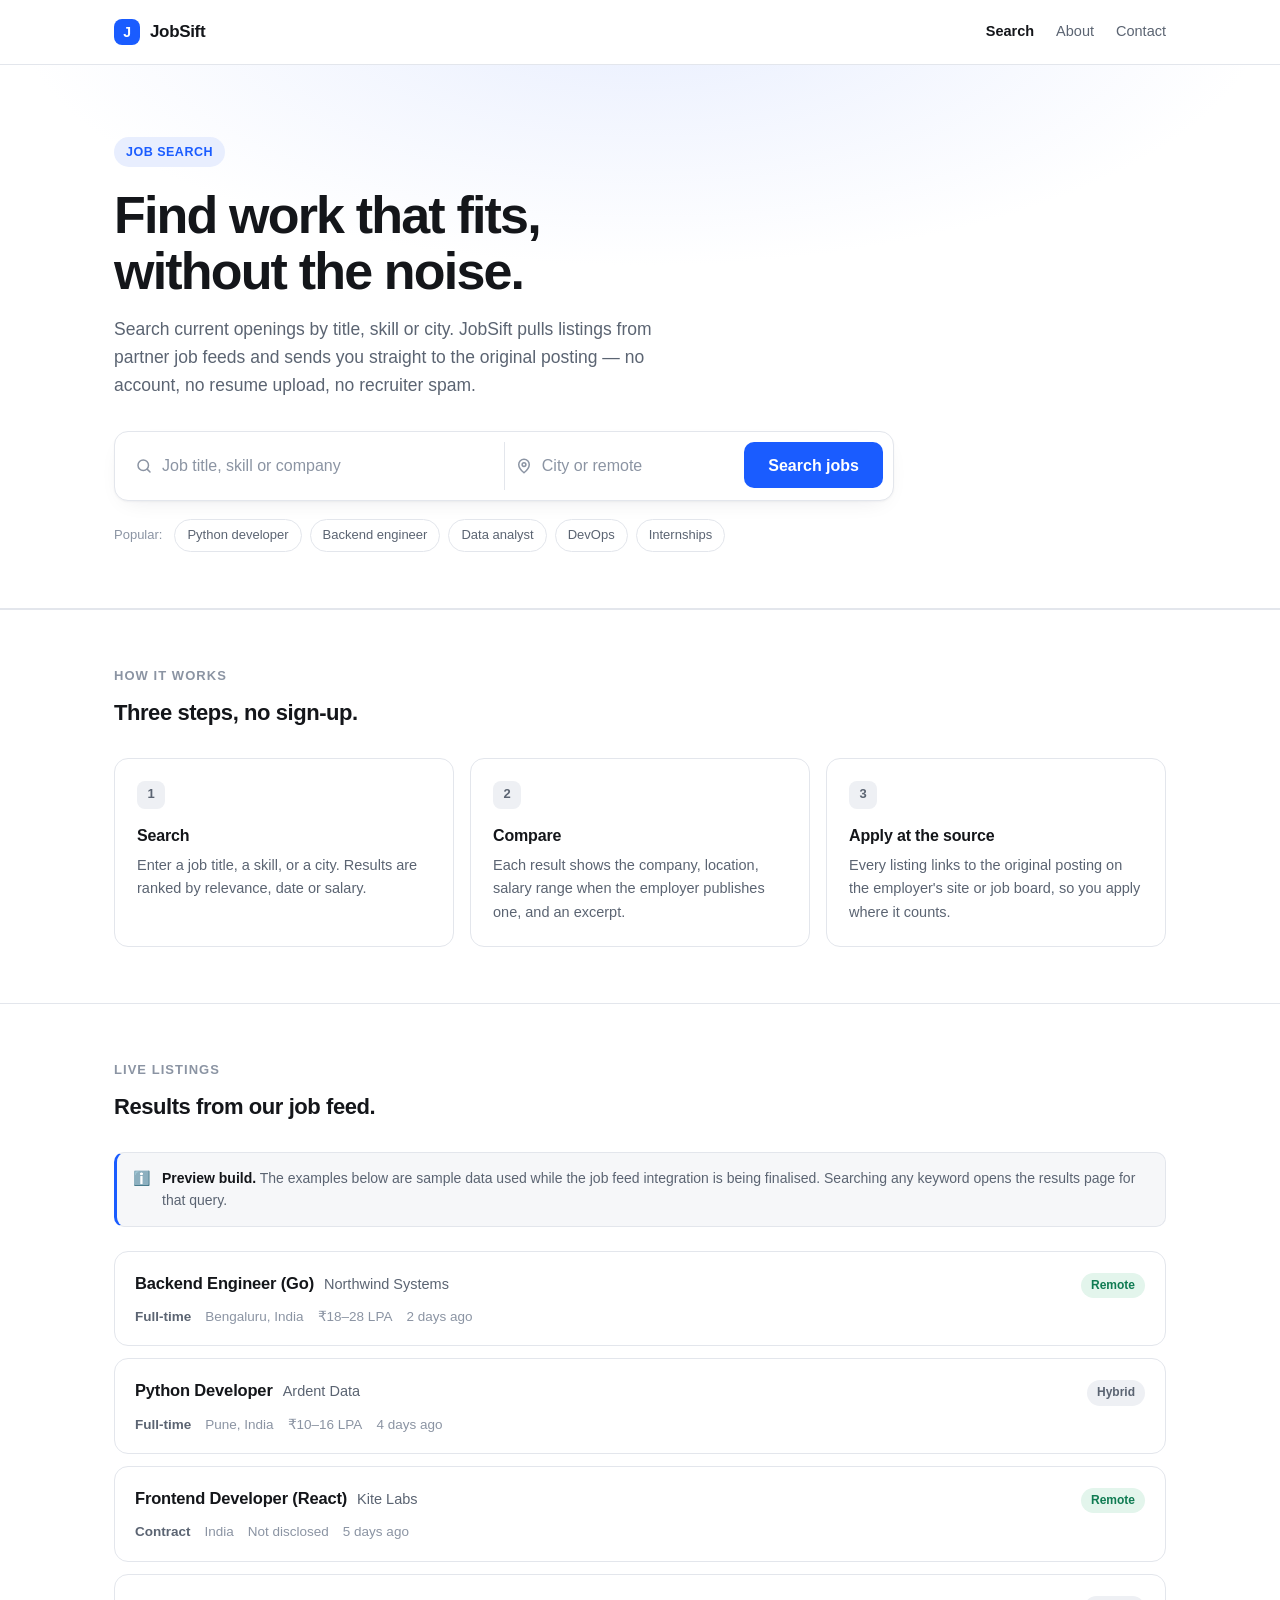
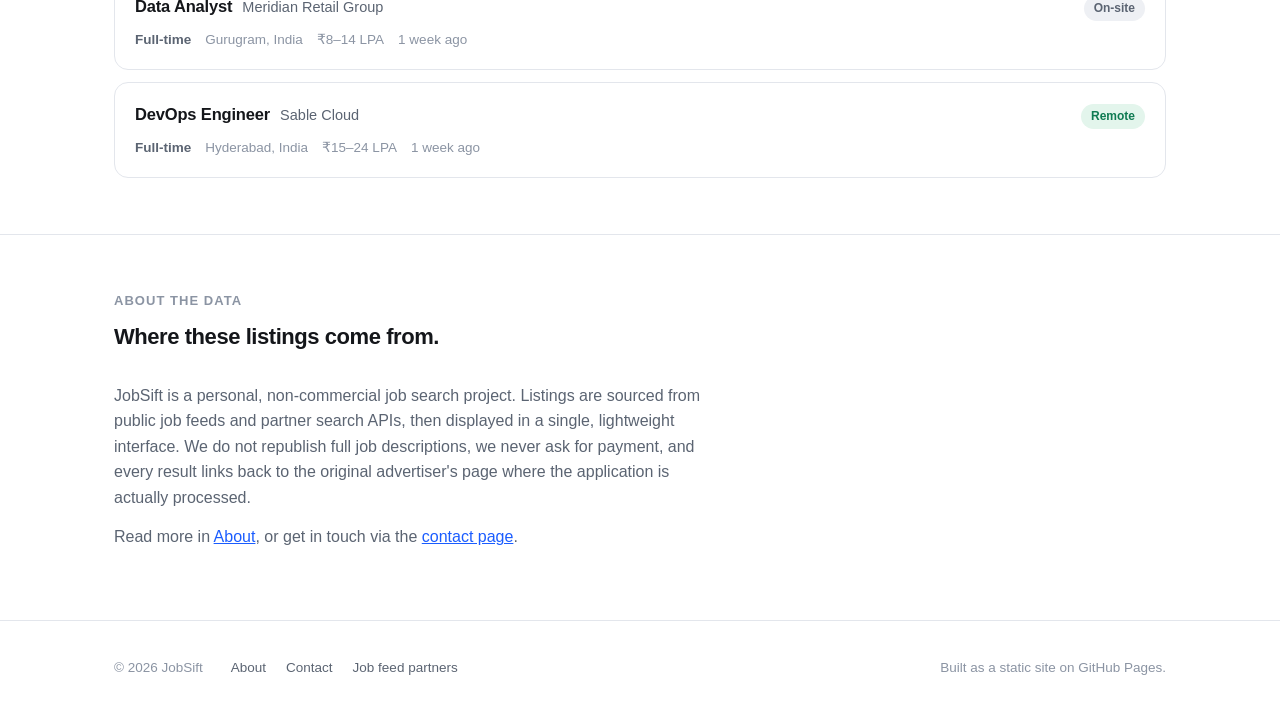
<file: index.html>
<!DOCTYPE html>
<html lang="en">
<head>
<meta charset="utf-8">
<meta name="viewport" content="width=device-width, initial-scale=1">
<title>JobSift — search engineering jobs</title>
<meta name="description" content="JobSift is a small, fast job search for software and engineering roles. Search by keyword and location, browse listings, and open the original posting.">
<meta property="og:title" content="JobSift — search engineering jobs">
<meta property="og:description" content="A small, fast job search for software and engineering roles.">
<meta property="og:type" content="website">
<link rel="icon" href="data:image/svg+xml,<svg xmlns='http://www.w3.org/2000/svg' viewBox='0 0 32 32'><rect width='32' height='32' rx='8' fill='%231a5cff'/><text x='16' y='23' font-size='19' font-family='system-ui' font-weight='800' text-anchor='middle' fill='white'>J</text></svg>">
<link rel="stylesheet" href="assets/style.css">
</head>
<body>

<header class="site-header">
  <div class="wrap">
    <a class="brand" href="index.html"><span class="mark">J</span>JobSift</a>
    <nav class="nav">
      <a href="index.html" aria-current="page">Search</a>
      <a href="about.html">About</a>
      <a href="contact.html">Contact</a>
    </nav>
  </div>
</header>

<main>

  <section class="hero">
    <div class="wrap">
      <span class="eyebrow">Job search</span>
      <h1>Find work that fits, without the noise.</h1>
      <p class="lede">Search current openings by title, skill or city. JobSift pulls listings from partner job feeds and sends you straight to the original posting — no account, no resume upload, no recruiter spam.</p>

      <form class="searchbar" action="search.html" method="get" role="search">
        <label class="field">
          <svg width="18" height="18" viewBox="0 0 24 24" fill="none" stroke="currentColor" stroke-width="2" stroke-linecap="round" aria-hidden="true"><circle cx="11" cy="11" r="7"/><path d="m20 20-3.5-3.5"/></svg>
          <input type="search" name="q" placeholder="Job title, skill or company" aria-label="Keywords" autocomplete="off">
        </label>
        <label class="field">
          <svg width="18" height="18" viewBox="0 0 24 24" fill="none" stroke="currentColor" stroke-width="2" stroke-linecap="round" aria-hidden="true"><path d="M12 21s7-5.5 7-11a7 7 0 1 0-14 0c0 5.5 7 11 7 11Z"/><circle cx="12" cy="10" r="2.5"/></svg>
          <input type="text" name="l" placeholder="City or remote" aria-label="Location" autocomplete="off">
        </label>
        <button class="btn" type="submit">Search jobs</button>
      </form>

      <div class="chips">
        <span>Popular:</span>
        <a class="chip" href="search.html?q=python+developer">Python developer</a>
        <a class="chip" href="search.html?q=backend+engineer">Backend engineer</a>
        <a class="chip" href="search.html?q=data+analyst">Data analyst</a>
        <a class="chip" href="search.html?q=devops">DevOps</a>
        <a class="chip" href="search.html?q=internship">Internships</a>
      </div>
    </div>
  </section>

  <section>
    <div class="wrap">
      <div class="section-head">
        <h2>How it works</h2>
        <p>Three steps, no sign-up.</p>
      </div>
      <div class="grid-3">
        <div class="card step">
          <div class="num">1</div>
          <h3>Search</h3>
          <p>Enter a job title, a skill, or a city. Results are ranked by relevance, date or salary.</p>
        </div>
        <div class="card step">
          <div class="num">2</div>
          <h3>Compare</h3>
          <p>Each result shows the company, location, salary range when the employer publishes one, and an excerpt.</p>
        </div>
        <div class="card step">
          <div class="num">3</div>
          <h3>Apply at the source</h3>
          <p>Every listing links to the original posting on the employer's site or job board, so you apply where it counts.</p>
        </div>
      </div>
    </div>
  </section>

  <section>
    <div class="wrap">
      <div class="section-head">
        <h2>Live listings</h2>
        <p>Results from our job feed.</p>
      </div>

      <div class="note">
        <span aria-hidden="true">ℹ️</span>
        <div><strong>Preview build.</strong> The examples below are sample data used while the job feed integration is being finalised. Searching any keyword opens the results page for that query.</div>
      </div>

      <div class="joblist">
        <a class="job" href="search.html?q=backend+engineer">
          <div class="job-top">
            <h3>Backend Engineer (Go)</h3>
            <span class="co">Northwind Systems</span>
            <span class="tag">Remote</span>
          </div>
          <div class="meta"><span><b>Full-time</b></span><span>Bengaluru, India</span><span>₹18–28 LPA</span><span>2 days ago</span></div>
        </a>
        <a class="job" href="search.html?q=python+developer">
          <div class="job-top">
            <h3>Python Developer</h3>
            <span class="co">Ardent Data</span>
            <span class="tag neutral">Hybrid</span>
          </div>
          <div class="meta"><span><b>Full-time</b></span><span>Pune, India</span><span>₹10–16 LPA</span><span>4 days ago</span></div>
        </a>
        <a class="job" href="search.html?q=frontend+developer">
          <div class="job-top">
            <h3>Frontend Developer (React)</h3>
            <span class="co">Kite Labs</span>
            <span class="tag">Remote</span>
          </div>
          <div class="meta"><span><b>Contract</b></span><span>India</span><span>Not disclosed</span><span>5 days ago</span></div>
        </a>
        <a class="job" href="search.html?q=data+analyst">
          <div class="job-top">
            <h3>Data Analyst</h3>
            <span class="co">Meridian Retail Group</span>
            <span class="tag neutral">On-site</span>
          </div>
          <div class="meta"><span><b>Full-time</b></span><span>Gurugram, India</span><span>₹8–14 LPA</span><span>1 week ago</span></div>
        </a>
        <a class="job" href="search.html?q=devops+engineer">
          <div class="job-top">
            <h3>DevOps Engineer</h3>
            <span class="co">Sable Cloud</span>
            <span class="tag">Remote</span>
          </div>
          <div class="meta"><span><b>Full-time</b></span><span>Hyderabad, India</span><span>₹15–24 LPA</span><span>1 week ago</span></div>
        </a>
      </div>
    </div>
  </section>

  <section>
    <div class="wrap">
      <div class="section-head">
        <h2>About the data</h2>
        <p>Where these listings come from.</p>
      </div>
      <div class="prose">
        <p>JobSift is a personal, non-commercial job search project. Listings are sourced from public job feeds and partner search APIs, then displayed in a single, lightweight interface. We do not republish full job descriptions, we never ask for payment, and every result links back to the original advertiser's page where the application is actually processed.</p>
        <p>Read more in <a href="about.html">About</a>, or get in touch via the <a href="contact.html">contact page</a>.</p>
      </div>
    </div>
  </section>

</main>

<footer class="site-footer">
  <div class="wrap">
    <span>© <span id="year">2026</span> JobSift</span>
    <nav>
      <a href="about.html">About</a>
      <a href="contact.html">Contact</a>
      <a href="https://www.careerjet.com/partners/publishers">Job feed partners</a>
    </nav>
    <span class="spacer">Built as a static site on GitHub Pages.</span>
  </div>
</footer>

<script src="assets/app.js"></script>
</body>
</html>
</file>
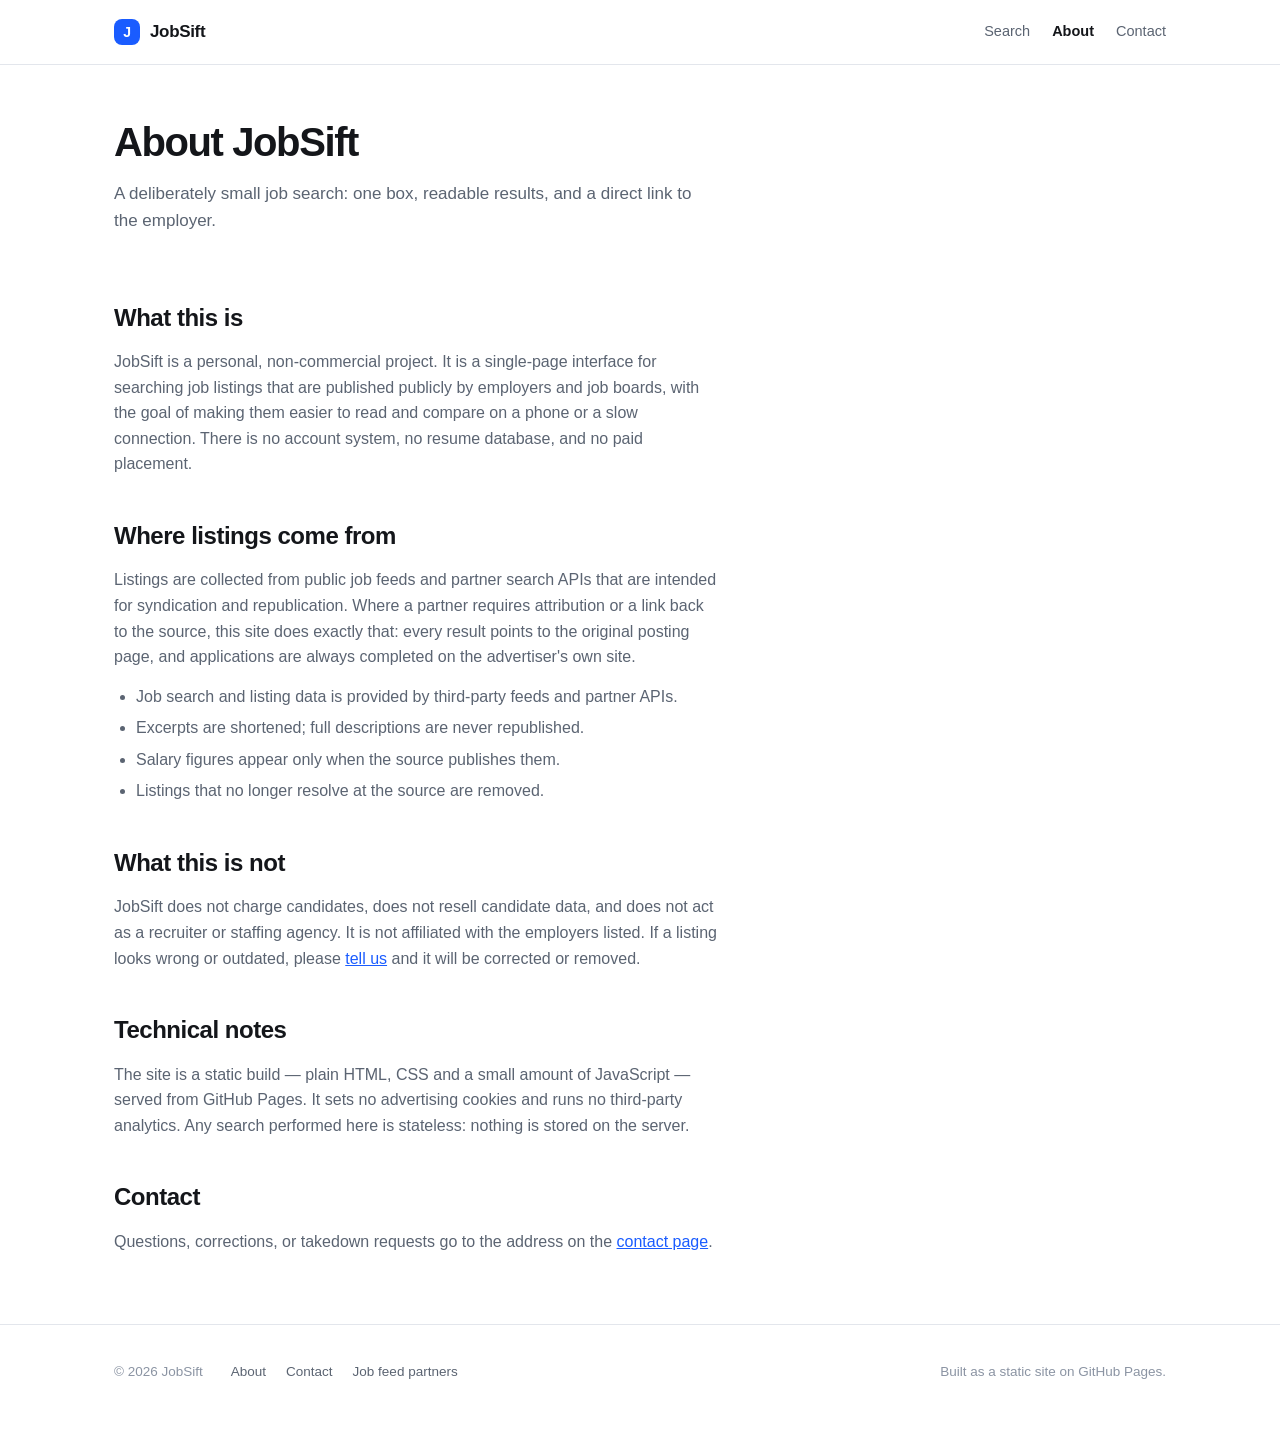
<file: about.html>
<!DOCTYPE html>
<html lang="en">
<head>
<meta charset="utf-8">
<meta name="viewport" content="width=device-width, initial-scale=1">
<title>About — JobSift</title>
<meta name="description" content="About JobSift: a small, non-commercial job search that aggregates public job listings and links back to the original posting.">
<link rel="icon" href="data:image/svg+xml,<svg xmlns='http://www.w3.org/2000/svg' viewBox='0 0 32 32'><rect width='32' height='32' rx='8' fill='%231a5cff'/><text x='16' y='23' font-size='19' font-family='system-ui' font-weight='800' text-anchor='middle' fill='white'>J</text></svg>">
<link rel="stylesheet" href="assets/style.css">
</head>
<body>

<header class="site-header">
  <div class="wrap">
    <a class="brand" href="index.html"><span class="mark">J</span>JobSift</a>
    <nav class="nav">
      <a href="index.html">Search</a>
      <a href="about.html" aria-current="page">About</a>
      <a href="contact.html">Contact</a>
    </nav>
  </div>
</header>

<main>
  <div class="page-head">
    <div class="wrap">
      <h1>About JobSift</h1>
      <p>A deliberately small job search: one box, readable results, and a direct link to the employer.</p>
    </div>
  </div>

  <section>
    <div class="wrap">
      <div class="prose">
        <h2>What this is</h2>
        <p>JobSift is a personal, non-commercial project. It is a single-page interface for searching job listings that are published publicly by employers and job boards, with the goal of making them easier to read and compare on a phone or a slow connection. There is no account system, no resume database, and no paid placement.</p>

        <h2>Where listings come from</h2>
        <p>Listings are collected from public job feeds and partner search APIs that are intended for syndication and republication. Where a partner requires attribution or a link back to the source, this site does exactly that: every result points to the original posting page, and applications are always completed on the advertiser's own site.</p>
        <ul>
          <li>Job search and listing data is provided by third-party feeds and partner APIs.</li>
          <li>Excerpts are shortened; full descriptions are never republished.</li>
          <li>Salary figures appear only when the source publishes them.</li>
          <li>Listings that no longer resolve at the source are removed.</li>
        </ul>

        <h2>What this is not</h2>
        <p>JobSift does not charge candidates, does not resell candidate data, and does not act as a recruiter or staffing agency. It is not affiliated with the employers listed. If a listing looks wrong or outdated, please <a href="contact.html">tell us</a> and it will be corrected or removed.</p>

        <h2>Technical notes</h2>
        <p>The site is a static build — plain HTML, CSS and a small amount of JavaScript — served from GitHub Pages. It sets no advertising cookies and runs no third-party analytics. Any search performed here is stateless: nothing is stored on the server.</p>

        <h2>Contact</h2>
        <p>Questions, corrections, or takedown requests go to the address on the <a href="contact.html">contact page</a>.</p>
      </div>
    </div>
  </section>
</main>

<footer class="site-footer">
  <div class="wrap">
    <span>© <span id="year">2026</span> JobSift</span>
    <nav>
      <a href="about.html">About</a>
      <a href="contact.html">Contact</a>
      <a href="https://www.careerjet.com/partners/publishers">Job feed partners</a>
    </nav>
    <span class="spacer">Built as a static site on GitHub Pages.</span>
  </div>
</footer>

<script src="assets/app.js"></script>
</body>
</html>
</file>
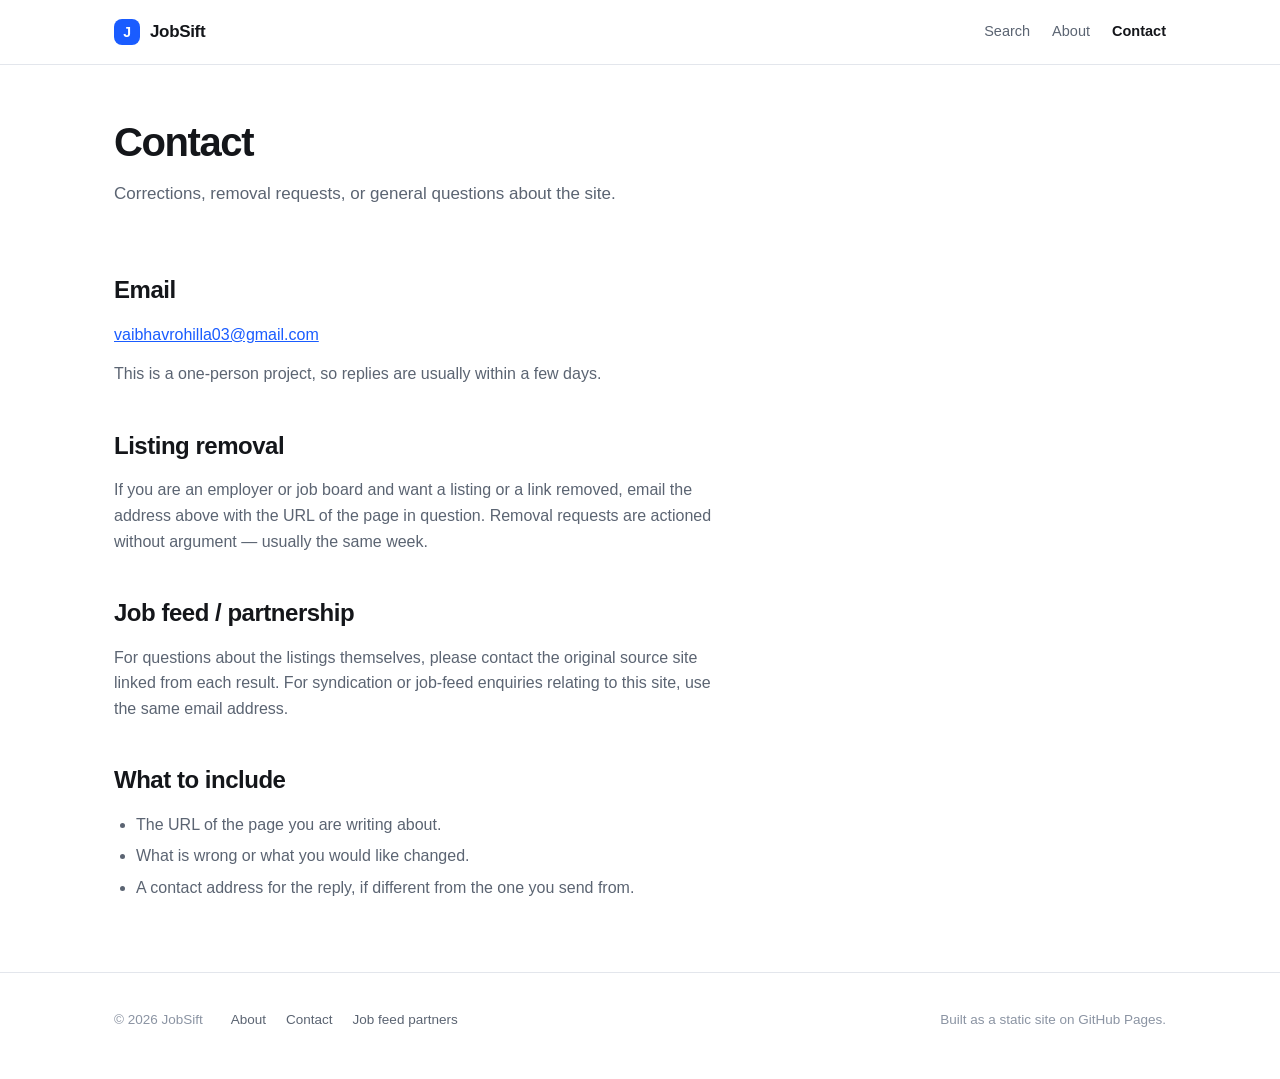
<file: contact.html>
<!DOCTYPE html>
<html lang="en">
<head>
<meta charset="utf-8">
<meta name="viewport" content="width=device-width, initial-scale=1">
<title>Contact — JobSift</title>
<meta name="description" content="Contact JobSift for corrections, listing removal requests, or questions about the site.">
<link rel="icon" href="data:image/svg+xml,<svg xmlns='http://www.w3.org/2000/svg' viewBox='0 0 32 32'><rect width='32' height='32' rx='8' fill='%231a5cff'/><text x='16' y='23' font-size='19' font-family='system-ui' font-weight='800' text-anchor='middle' fill='white'>J</text></svg>">
<link rel="stylesheet" href="assets/style.css">
</head>
<body>

<header class="site-header">
  <div class="wrap">
    <a class="brand" href="index.html"><span class="mark">J</span>JobSift</a>
    <nav class="nav">
      <a href="index.html">Search</a>
      <a href="about.html">About</a>
      <a href="contact.html" aria-current="page">Contact</a>
    </nav>
  </div>
</header>

<main>
  <div class="page-head">
    <div class="wrap">
      <h1>Contact</h1>
      <p>Corrections, removal requests, or general questions about the site.</p>
    </div>
  </div>

  <section>
    <div class="wrap">
      <div class="prose">
        <h2>Email</h2>
        <p><a href="mailto:vaibhavrohilla03@gmail.com">vaibhavrohilla03@gmail.com</a></p>
        <p>This is a one-person project, so replies are usually within a few days.</p>

        <h2>Listing removal</h2>
        <p>If you are an employer or job board and want a listing or a link removed, email the address above with the URL of the page in question. Removal requests are actioned without argument — usually the same week.</p>

        <h2>Job feed / partnership</h2>
        <p>For questions about the listings themselves, please contact the original source site linked from each result. For syndication or job-feed enquiries relating to this site, use the same email address.</p>

        <h2>What to include</h2>
        <ul>
          <li>The URL of the page you are writing about.</li>
          <li>What is wrong or what you would like changed.</li>
          <li>A contact address for the reply, if different from the one you send from.</li>
        </ul>
      </div>
    </div>
  </section>
</main>

<footer class="site-footer">
  <div class="wrap">
    <span>© <span id="year">2026</span> JobSift</span>
    <nav>
      <a href="about.html">About</a>
      <a href="contact.html">Contact</a>
      <a href="https://www.careerjet.com/partners/publishers">Job feed partners</a>
    </nav>
    <span class="spacer">Built as a static site on GitHub Pages.</span>
  </div>
</footer>

<script src="assets/app.js"></script>
</body>
</html>
</file>
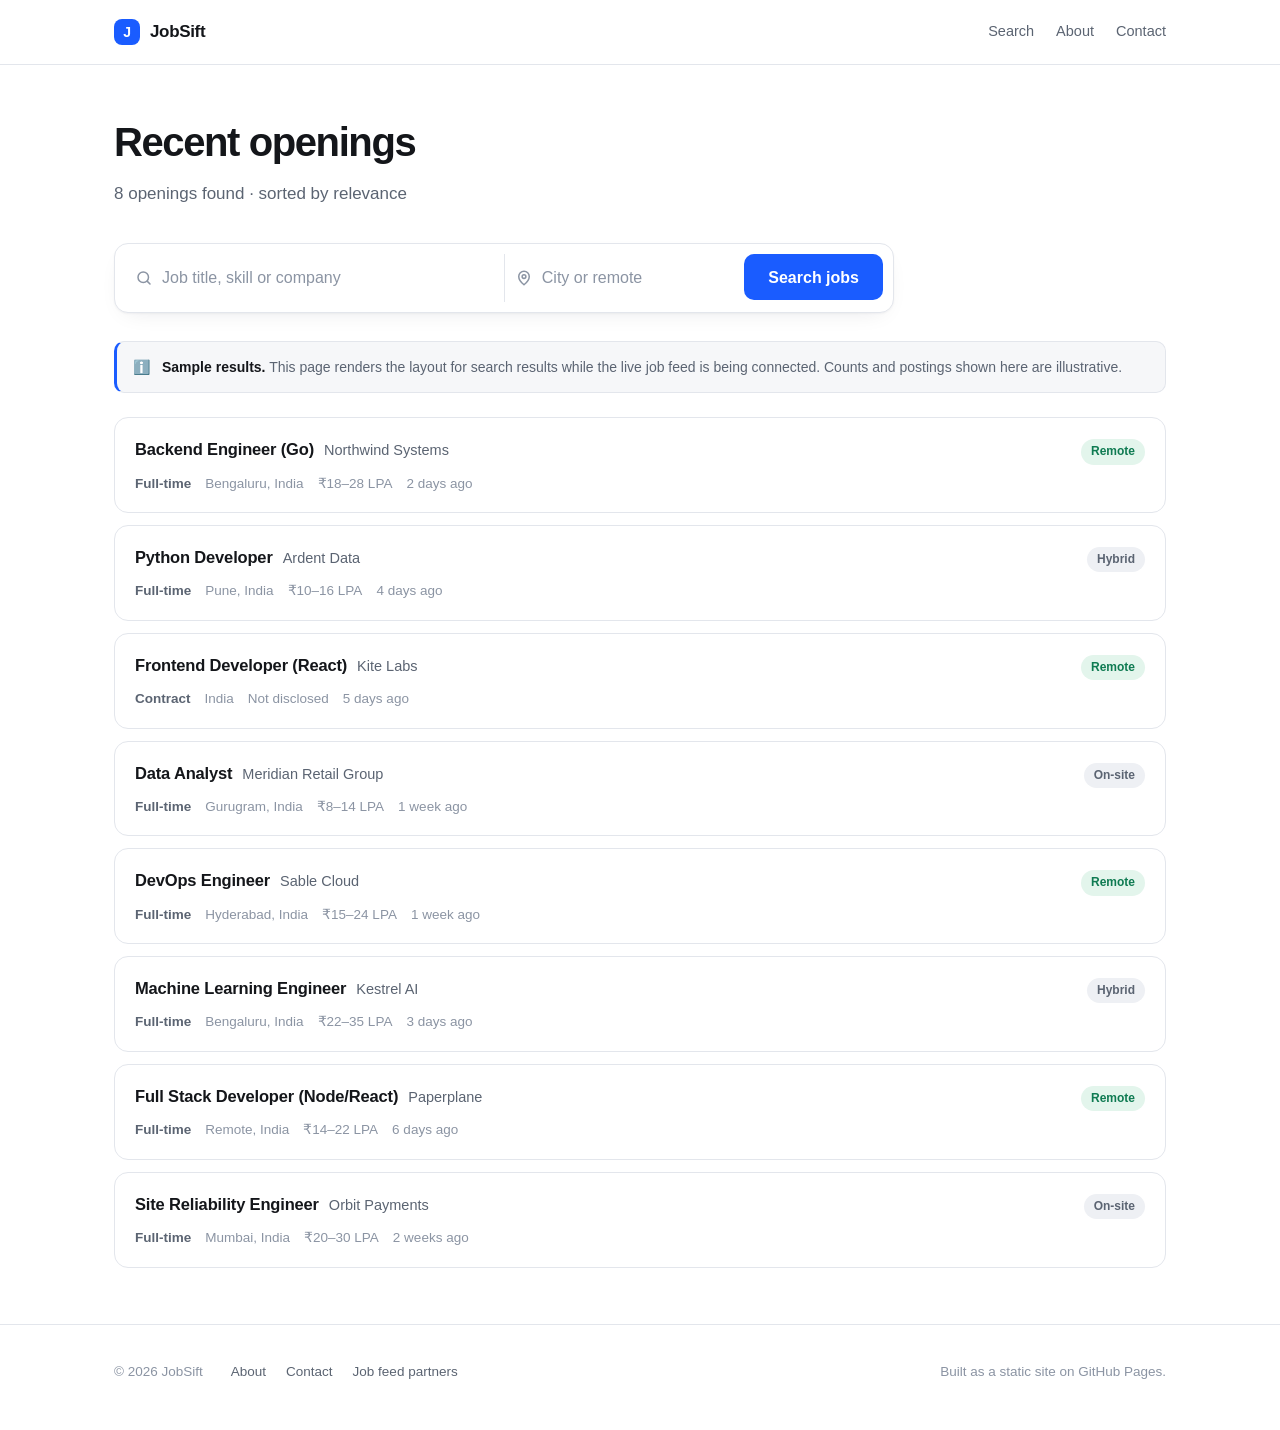
<file: search.html>
<!DOCTYPE html>
<html lang="en">
<head>
<meta charset="utf-8">
<meta name="viewport" content="width=device-width, initial-scale=1">
<title>Search results — JobSift</title>
<meta name="description" content="Job search results on JobSift.">
<meta name="robots" content="noindex">
<link rel="icon" href="data:image/svg+xml,<svg xmlns='http://www.w3.org/2000/svg' viewBox='0 0 32 32'><rect width='32' height='32' rx='8' fill='%231a5cff'/><text x='16' y='23' font-size='19' font-family='system-ui' font-weight='800' text-anchor='middle' fill='white'>J</text></svg>">
<link rel="stylesheet" href="assets/style.css">
</head>
<body>

<header class="site-header">
  <div class="wrap">
    <a class="brand" href="index.html"><span class="mark">J</span>JobSift</a>
    <nav class="nav">
      <a href="index.html">Search</a>
      <a href="about.html">About</a>
      <a href="contact.html">Contact</a>
    </nav>
  </div>
</header>

<main>
  <div class="page-head">
    <div class="wrap">
      <h1 id="results-title">Search results</h1>
      <p id="results-sub">Browse matching openings.</p>
    </div>
  </div>

  <section style="border-top:0; padding-top:28px;">
    <div class="wrap">

      <form class="searchbar" action="search.html" method="get" role="search" style="margin-bottom:28px;">
        <label class="field">
          <svg width="18" height="18" viewBox="0 0 24 24" fill="none" stroke="currentColor" stroke-width="2" stroke-linecap="round" aria-hidden="true"><circle cx="11" cy="11" r="7"/><path d="m20 20-3.5-3.5"/></svg>
          <input type="search" name="q" id="q-input" placeholder="Job title, skill or company" aria-label="Keywords" autocomplete="off">
        </label>
        <label class="field">
          <svg width="18" height="18" viewBox="0 0 24 24" fill="none" stroke="currentColor" stroke-width="2" stroke-linecap="round" aria-hidden="true"><path d="M12 21s7-5.5 7-11a7 7 0 1 0-14 0c0 5.5 7 11 7 11Z"/><circle cx="12" cy="10" r="2.5"/></svg>
          <input type="text" name="l" id="l-input" placeholder="City or remote" aria-label="Location" autocomplete="off">
        </label>
        <button class="btn" type="submit">Search jobs</button>
      </form>

      <div class="note" id="feed-note">
        <span aria-hidden="true">ℹ️</span>
        <div><strong>Sample results.</strong> This page renders the layout for search results while the live job feed is being connected. Counts and postings shown here are illustrative.</div>
      </div>

      <div class="joblist" id="joblist"></div>

    </div>
  </section>
</main>

<footer class="site-footer">
  <div class="wrap">
    <span>© <span id="year">2026</span> JobSift</span>
    <nav>
      <a href="about.html">About</a>
      <a href="contact.html">Contact</a>
      <a href="https://www.careerjet.com/partners/publishers">Job feed partners</a>
    </nav>
    <span class="spacer">Built as a static site on GitHub Pages.</span>
  </div>
</footer>

<script src="assets/app.js"></script>
</body>
</html>
</file>
<file: assets/style.css>
/* JobSift — minimal static job search */
:root {
  --bg: #ffffff;
  --bg-soft: #f6f7f9;
  --bg-sunk: #eef0f4;
  --ink: #14161a;
  --ink-soft: #5b6472;
  --ink-faint: #8b94a3;
  --line: #e3e6ec;
  --accent: #1a5cff;
  --accent-soft: #e8eefe;
  --ok: #0f7b52;
  --ok-soft: #e3f5ec;
  --radius: 14px;
  --shadow: 0 1px 2px rgba(16, 24, 40, .04), 0 8px 24px -12px rgba(16, 24, 40, .12);
  --max: 1100px;
}

@media (prefers-color-scheme: dark) {
  :root {
    --bg: #0e1116;
    --bg-soft: #141a22;
    --bg-sunk: #1b232d;
    --ink: #eef1f6;
    --ink-soft: #a3adbd;
    --ink-faint: #77808f;
    --line: #232c38;
    --accent: #6f9bff;
    --accent-soft: #17233d;
    --ok: #4ecf9b;
    --ok-soft: #10281f;
    --shadow: 0 1px 2px rgba(0, 0, 0, .3), 0 12px 32px -16px rgba(0, 0, 0, .6);
  }
}

* { box-sizing: border-box; }

html { scroll-behavior: smooth; }

body {
  margin: 0;
  background: var(--bg);
  color: var(--ink);
  font: 16px/1.6 -apple-system, BlinkMacSystemFont, "Segoe UI", Inter, Roboto, "Helvetica Neue", Arial, sans-serif;
  -webkit-font-smoothing: antialiased;
}

.wrap { width: 100%; max-width: var(--max); margin: 0 auto; padding: 0 24px; }

a { color: inherit; }

/* ---------- header ---------- */
.site-header {
  border-bottom: 1px solid var(--line);
  background: color-mix(in srgb, var(--bg) 88%, transparent);
  backdrop-filter: blur(10px);
  position: sticky;
  top: 0;
  z-index: 50;
}
.site-header .wrap {
  display: flex;
  align-items: center;
  gap: 18px;
  height: 64px;
}
.brand {
  display: flex;
  align-items: center;
  gap: 10px;
  font-weight: 700;
  letter-spacing: -.02em;
  text-decoration: none;
  font-size: 17px;
}
.brand .mark {
  width: 26px; height: 26px;
  border-radius: 8px;
  background: var(--accent);
  color: #fff;
  display: grid;
  place-items: center;
  font-size: 14px;
  font-weight: 800;
}
.nav { margin-left: auto; display: flex; align-items: center; gap: 22px; }
.nav a {
  color: var(--ink-soft);
  text-decoration: none;
  font-size: 14.5px;
  font-weight: 500;
}
.nav a:hover { color: var(--ink); }
.nav a[aria-current="page"] { color: var(--ink); font-weight: 600; }

/* ---------- hero ---------- */
.hero {
  padding: 72px 0 56px;
  border-bottom: 1px solid var(--line);
  background:
    radial-gradient(900px 380px at 50% -12%, var(--accent-soft), transparent 70%);
}
.eyebrow {
  display: inline-flex;
  align-items: center;
  gap: 8px;
  font-size: 12.5px;
  font-weight: 600;
  letter-spacing: .04em;
  text-transform: uppercase;
  color: var(--accent);
  background: var(--accent-soft);
  border-radius: 999px;
  padding: 5px 12px;
  margin-bottom: 20px;
}
h1 {
  font-size: clamp(32px, 5vw, 52px);
  line-height: 1.08;
  letter-spacing: -.035em;
  margin: 0 0 16px;
  font-weight: 750;
  max-width: 20ch;
}
.lede {
  font-size: 17.5px;
  color: var(--ink-soft);
  max-width: 56ch;
  margin: 0 0 32px;
}

/* ---------- search ---------- */
.searchbar {
  display: grid;
  grid-template-columns: 1.6fr 1fr auto;
  gap: 10px;
  background: var(--bg);
  border: 1px solid var(--line);
  border-radius: var(--radius);
  padding: 10px;
  box-shadow: var(--shadow);
  max-width: 780px;
}
.field { display: flex; align-items: center; gap: 9px; padding: 0 10px; min-width: 0; }
.field + .field { border-left: 1px solid var(--line); }
.field svg { flex: none; color: var(--ink-faint); }
input[type="search"], input[type="text"] {
  border: 0;
  background: transparent;
  font: inherit;
  color: var(--ink);
  width: 100%;
  padding: 11px 0;
  outline: none;
}
input::placeholder { color: var(--ink-faint); }
.btn {
  border: 0;
  background: var(--accent);
  color: #fff;
  font: inherit;
  font-weight: 650;
  border-radius: 10px;
  padding: 0 24px;
  height: 46px;
  cursor: pointer;
  white-space: nowrap;
  transition: filter .15s ease, transform .05s ease;
}
.btn:hover { filter: brightness(1.07); }
.btn:active { transform: translateY(1px); }
.btn-ghost {
  background: transparent;
  color: var(--ink);
  border: 1px solid var(--line);
}
.btn-ghost:hover { background: var(--bg-soft); filter: none; }

.chips { display: flex; flex-wrap: wrap; gap: 8px; margin-top: 18px; align-items: center; }
.chips span { font-size: 13px; color: var(--ink-faint); margin-right: 4px; }
.chip {
  font-size: 13px;
  text-decoration: none;
  color: var(--ink-soft);
  background: var(--bg);
  border: 1px solid var(--line);
  border-radius: 999px;
  padding: 5px 12px;
}
.chip:hover { border-color: var(--accent); color: var(--accent); }

/* ---------- sections ---------- */
section { padding: 56px 0; }
section + section { border-top: 1px solid var(--line); }
.section-head { margin-bottom: 28px; }
.section-head h2 {
  font-size: 13px;
  letter-spacing: .08em;
  text-transform: uppercase;
  color: var(--ink-faint);
  font-weight: 650;
  margin: 0 0 8px;
}
.section-head p { margin: 0; font-size: 22px; letter-spacing: -.02em; font-weight: 650; max-width: 46ch; }

.grid-3 { display: grid; grid-template-columns: repeat(3, 1fr); gap: 16px; }

.card {
  background: var(--bg);
  border: 1px solid var(--line);
  border-radius: var(--radius);
  padding: 22px;
}
.step .num {
  width: 28px; height: 28px;
  border-radius: 8px;
  background: var(--bg-sunk);
  color: var(--ink-soft);
  display: grid; place-items: center;
  font-size: 13px; font-weight: 700;
  margin-bottom: 14px;
}
.step h3 { margin: 0 0 6px; font-size: 16px; letter-spacing: -.01em; }
.step p { margin: 0; font-size: 14.5px; color: var(--ink-soft); }

/* ---------- job list ---------- */
.joblist { display: grid; gap: 12px; }
.job {
  display: block;
  text-decoration: none;
  background: var(--bg);
  border: 1px solid var(--line);
  border-radius: var(--radius);
  padding: 18px 20px;
  transition: border-color .15s ease, box-shadow .15s ease;
}
.job:hover { border-color: color-mix(in srgb, var(--accent) 45%, var(--line)); box-shadow: var(--shadow); }
.job-top { display: flex; align-items: baseline; gap: 10px; flex-wrap: wrap; }
.job h3 { margin: 0; font-size: 16.5px; letter-spacing: -.01em; }
.job .co { color: var(--ink-soft); font-size: 14.5px; }
.job .meta { display: flex; gap: 14px; flex-wrap: wrap; margin-top: 8px; font-size: 13.5px; color: var(--ink-faint); }
.job .meta b { color: var(--ink-soft); font-weight: 550; }
.tag {
  margin-left: auto;
  font-size: 12px;
  font-weight: 600;
  color: var(--ok);
  background: var(--ok-soft);
  border-radius: 999px;
  padding: 3px 10px;
  white-space: nowrap;
}
.tag.neutral { color: var(--ink-soft); background: var(--bg-sunk); }

.note {
  display: flex;
  gap: 12px;
  align-items: flex-start;
  background: var(--bg-soft);
  border: 1px solid var(--line);
  border-left: 3px solid var(--accent);
  border-radius: 10px;
  padding: 14px 16px;
  font-size: 14px;
  color: var(--ink-soft);
  margin-bottom: 24px;
}
.note strong { color: var(--ink); }

/* ---------- prose ---------- */
.prose { max-width: 68ch; }
.prose h2 { font-size: 24px; letter-spacing: -.02em; margin: 40px 0 12px; }
.prose h2:first-child { margin-top: 0; }
.prose h3 { font-size: 17px; margin: 26px 0 8px; }
.prose p { margin: 0 0 14px; color: var(--ink-soft); }
.prose ul { margin: 0 0 16px; padding-left: 22px; color: var(--ink-soft); }
.prose li { margin-bottom: 6px; }
.prose a { color: var(--accent); }

.page-head { padding: 56px 0 8px; }
.page-head h1 { font-size: clamp(28px, 4vw, 40px); max-width: none; }
.page-head p { color: var(--ink-soft); margin: 0; font-size: 17px; max-width: 62ch; }

/* ---------- footer ---------- */
.site-footer {
  border-top: 1px solid var(--line);
  padding: 36px 0 48px;
  color: var(--ink-faint);
  font-size: 13.5px;
}
.site-footer .wrap {
  display: flex;
  flex-wrap: wrap;
  gap: 12px 28px;
  align-items: center;
}
.site-footer nav { display: flex; gap: 20px; flex-wrap: wrap; }
.site-footer a { color: var(--ink-soft); text-decoration: none; }
.site-footer a:hover { color: var(--ink); text-decoration: underline; }
.site-footer .spacer { margin-left: auto; }

/* ---------- 404 ---------- */
.center-page { display: grid; place-items: center; min-height: 62vh; text-align: center; }
.center-page h1 { max-width: none; }

@media (max-width: 860px) {
  .grid-3 { grid-template-columns: 1fr; }
  .searchbar { grid-template-columns: 1fr; }
  .field + .field { border-left: 0; border-top: 1px solid var(--line); }
  .btn { width: 100%; }
  .hero { padding: 52px 0 40px; }
}
</file>
